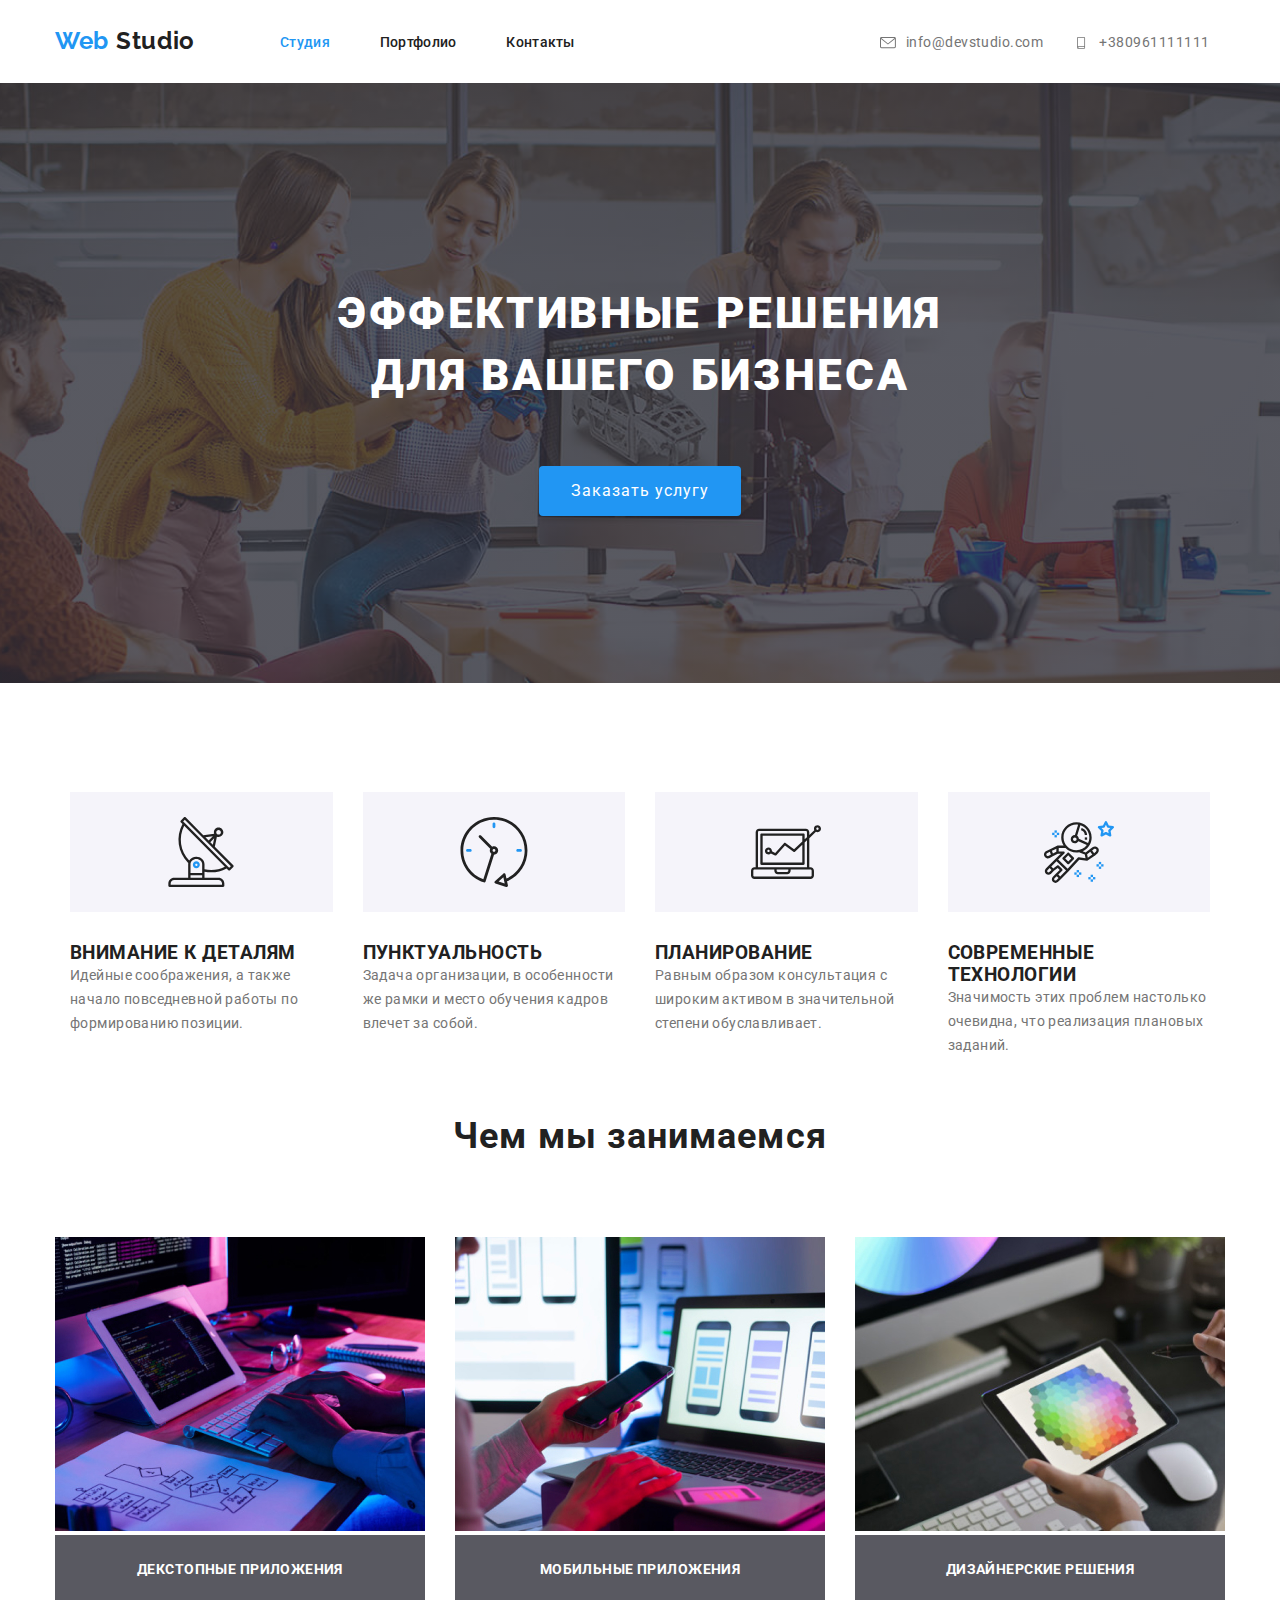
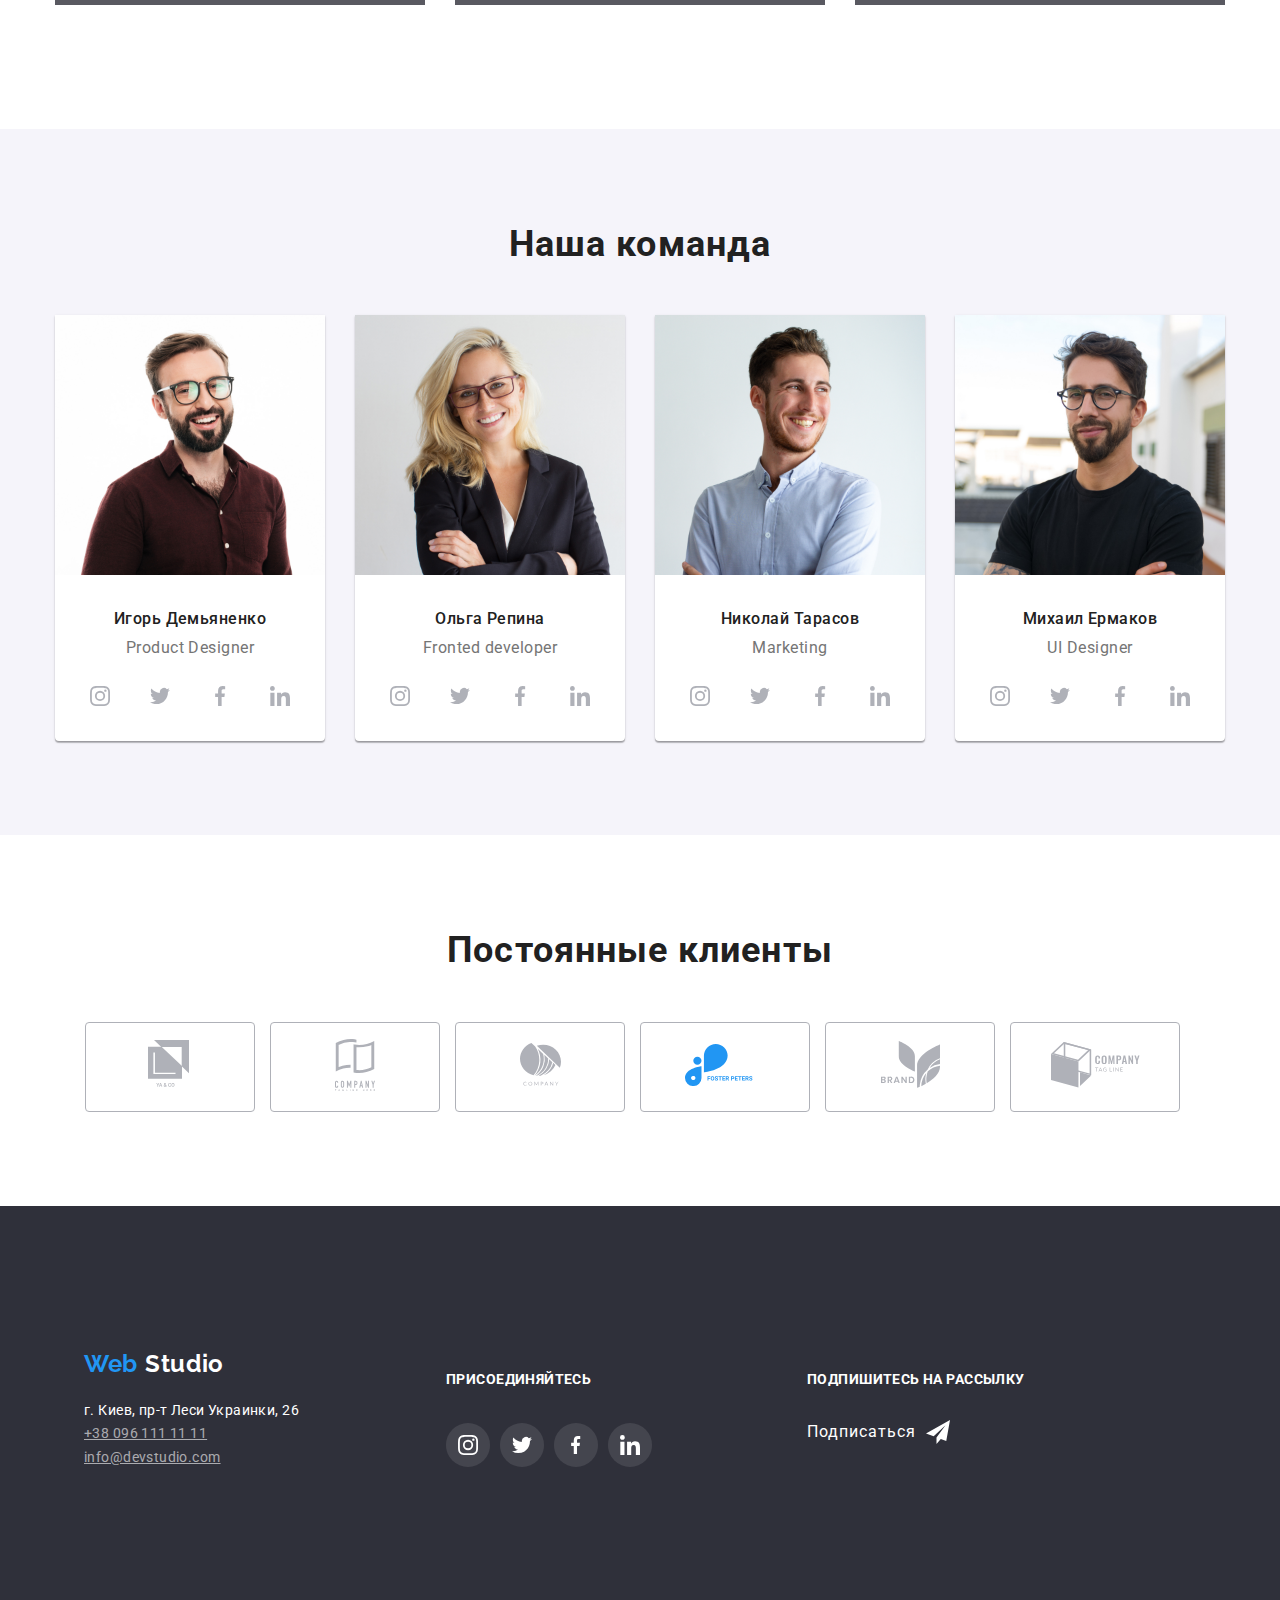
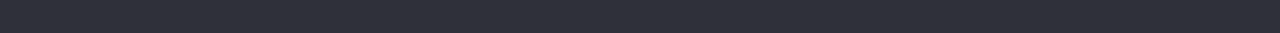
<file: index.html>
<!DOCTYPE html>
<html lang="ru">
<head>
    <meta charset="UTF-8">
    <meta name="viewport" content="width=device-width, initial-scale=1.0">
    <title>Web Studio</title>
    <link rel="stylesheet" href="css/styles.css">
    <link href="https://fonts.googleapis.com/css2?family=Roboto:wght@400;700&display=swap" rel="stylesheet">
    <link href="https://fonts.googleapis.com/css2?family=Raleway:wght@400;700&display=swap" rel="stylesheet">
    
</head>
<body>
     <!--шапка сайта-->
     <header >
         <div class="container">
        <nav class="auth-nav">
          <div class="web-studio">
              <a href="" class= "header-logo" ><span class="logo-web">Web</span> Studio</a>
          </div> 
          <nav>
               <ul class="header-menu">    
                    <li class="item studio"> <a class="link current" href="./index.html">Студия</a></li>
                    <li class="item portfolio"><a class=" link " href="./portfolio.html">Портфолио</a></li>
                    <li class="item"><a class="link" href="" >Контакты</a> </li></ul>
          </nav>
          <div class="phone-mail"> 
               <ul class="contacts">
                <li class="info">
                        <a class="contact-link marg" href="mailto:info@devstudio.com">
                            <svg class="pin" width="16" height="12"> 
                            <use href="./img/sprite.svg#icon-mail"></use></svg>info@devstudio.com
                            </a>
                </li>
                       
                <li class="info">   
                    
                        <a class="contact-link" width="10" height="15" href="tel:+380961111111">
                            <svg class="pin">
                            <use href="./img/sprite.svg#icon-phone"></use>
                            </svg>+380961111111</a>

                </li>
               </ul>
                       
           </div>
 
       </nav>
         </div>
    </header>  
    <main>
        <section >
        <div class="hero">  
        <!--главный контент-->
            <!--баннер-->
        <div class="banner title"> 
           <h1 class="main-title"> эффективные решения для вашего бизнеса </h1> </div>
        <div class="btn">
            <a href="" class="buttom">Заказать услугу </a></div> 
    </section>
    <section class="section">
        <div class="container"> 
            <!--спутниковая антенна-->
                <ul class="feature-list">
                    <li class="flex-element icon-antenna">
                    
                     <h3 class="title">внимание к деталям</h3>
                     <p class="text">Идейные соображения, а также начало повседневной работы по формированию позиции.</p></li>
                

                
                    <li class="flex-element icon-clock">
                     <!--часы-->
                    <h3 class="title">пунктуальность</h3>
                    <p class="text">Задача организации, в особенности же рамки и место обучения кадров влечет за собой.</p>
                </li>
                <li class="flex-element icon-comp">
                     <!--компьютер-->
                     
                     <h3 class="title">планирование</h3>
                     <p class="text">Равным образом консультация с широким активом в значительной степени обуславливает.</p>
                </li>
                <li class="flex-element icon-austr"><!--астронавт-->
                    
                    <h3 class="title">современные технологии</h3>
                <p class="text">Значимость этих проблем настолько очевидна, что реализация плановых заданий.</p></li>
            </ul>
    
            </div>
        </div> 
        </section>
 
        
        
    <section >
        <div class="container">
        <div class="section">
        <!--описание компании-->
        <div class="section skills">
            <h2 class="section-title">Чем мы занимаемся</h2>
        <div class="flex-container">
        <ul class="skill-list">
            <li class="flex-list">
                 <img src="./img/computer.jpg" width="370" height="294" alt="photo-comp">
                 <h3 class="title-skill">декстопные приложения</h3>
            </li>
            <li class="flex-list">
                 <img src="./img/design.jpg" width="370" height="294" alt="pphone-box">
                 <h3 class="title-skill">мобильные приложения</h3>
            </li>
            <li class="flex-list">
                <img src="./img/application.jpg" width="370" height="294" alt="photo-comp">
                
                 <h3 class="title-skill">дизайнерские решения</h3>
            </li>
        </ul>
        </div>
        </div>
        </div>
        </div>
    </section>
    <section class="section-team" >
    <div class="container">
      <h2 class="section-title">Наша команда </h2> 
    <div class="team"> 
        <ul class="flex-box ">
            <li class="flex-team"><img src="./img/igor.jpg" width="270" height="260" alt="nikolay-kucherenko">
                <p class="name">Игорь Демьяненко</p>
                <span lang="en" class="caption">Product Designer</span>
                <ul  class="flex-icon">
                    <li class="social-link"><a class="pic"  href="https://www.instagram.com" >
                            <svg class="icon"><use href="./img/sprite.svg#icon-instagram"></use></svg>
                        </a>
                    </li>
                    <li class="social-link"><a class="pic"  href="https://www.twitter.com" aria-label="Ссылка на Twitter">
                        <svg class="icon"><use href="./img/sprite.svg#icon-twitter"></use></svg>
                        </a>
                    </li>
                    <li class="social-link"><a class="pic"  href="https://www.facebook.com" aria-label="Ссылка на Facebook">
                        <svg class="icon"><use href="./img/sprite.svg#icon-icon-facebook"></use></svg>
                        </a>
                    </li>
                    <li class="social-link"><a class="pic"   href="https://www.linkedin.com" aria-label="Ссылка на Linkedin">
                        <svg class="icon"><use href="./img/sprite.svg#icon-icon-linkedin"></use></svg>
                        </a>
                    </li>
                </ul>
               
            <li class="flex-team"><img src="./img/olga.jpg" width="270" height="260" alt="olga-ivanova">
                <p class="name">Ольга Репина</p>
                <span lang="en" class="caption">Fronted developer</span>
                <ul class="flex-icon">
                    <li class="social-link"> <a class="pic" href="https://www.instagram.com" >
                        <svg class="icon"><use href="./img/sprite.svg#icon-instagram"></use></svg>
                        </a>
                    </li>
                    <li class="social-link"><a class="pic" width="20" height="20"  href="https://www.twitter.com" aria-label="Ссылка на Twitter">
                        <svg class="icon"><use href="./img/sprite.svg#icon-twitter"></use></svg>
                        </a>
                    </li>
                    <li class="social-link"><a class="pic" width="20" height="20"   href="https://www.facebook.com" aria-label="Ссылка на Facebook"><svg class="icon">
                        <use href="./img/sprite.svg#icon-icon-facebook"></use></svg>
                        </a>
                    </li>
                    <li class="social-link"><a class="pic" witdh="20" height="20"  href="https://www.linkedin.com" aria-label="Ссылка на Linkedin"><svg class="icon">
                        <use href="./img/sprite.svg#icon-icon-linkedin"></use></svg>
                        </a>
                    </li>
                </ul>
            </li>
             <li class="flex-team"><img src="./img/nic.jpg" width="270" height="260" alt="andrey-shevchenko">
                <p class="name">Николай Тарасов </p>
                <span lang="en" class="caption">Marketing</span>
                <ul class="flex-icon">
                    <li class="social-link"> <a class="pic"  href="https://www.instagram.com" >
                        <svg class="icon"><use href="./img/sprite.svg#icon-instagram"></use></svg>
                        </a>
                    </li>
                    <li class="social-link"><a class="pic" with="20" height="20"  href="https://www.twitter.com" aria-label="Ссылка на Twitter">
                        <svg class="icon"><use href="./img/sprite.svg#icon-twitter"></use></svg>
                        </a>
                    </li>
                    <li class="social-link"><a class="pic" width="20" height="20"   href="https://www.facebook.com" aria-label="Ссылка на Facebook">
                        <svg class="icon"><use href="./img/sprite.svg#icon-icon-facebook"></use></svg>
                        </a>
                    </li>
                    <li class="social-link"><a class="pic" with="20" height="20"  href="https://www.linkedin.com" aria-label="Ссылка на Linkedin">
                        <svg class="icon"><use href="./img/sprite.svg#icon-icon-linkedin"></use></svg>
                        </a>
                    </li>
                </ul >
            <li class="flex-team"><img src="./img/mih.jpg" width="270" height="260" alt="ivan-nikolaev">
                <p class="name">Михаил Ермаков</p>
                <span lang="en" class="caption">UI Designer</span>
                <ul class="flex-icon">
                    <li class="social-link"> <a class="pic" width="20" height="20"  href="https://www.instagram.com" >
                        <svg class="icon"><use href="./img/sprite.svg#icon-instagram"></use></svg>
                        </a>
                    </li>
                    <li class="social-link"><a class="pic" width="20" height="20"  href="https://www.twitter.com" aria-label="Ссылка на Twitter">
                        <svg class="icon"><use href="./img/sprite.svg#icon-twitter"></use></svg>
                        </a>
                    </li>
                    <li class="social-link"><a class="pic" width="20" height="20"   href="https://www.facebook.com" aria-label="Ссылка на Facebook">
                        <svg class="icon">
                        <use href="./img/sprite.svg#icon-icon-facebook"></use></svg>
                        </a>
                    </li>
                    <li class="social-link"><a class="pic" width="20" height="20"  href="https://www.linkedin.com" aria-label="Ссылка на Linkedin">
                        <svg class="icon">
                        <use href="./img/sprite.svg#icon-icon-linkedin"></use></svg>
                        </a>
                    </li>
                </ul>
            </li>
        </ul>
    </div>
    </div>
    </section>
    <section class=" section-clients">
      <div class="container">
      <div >
      <!--постоянные клиенты-->
      <h2 class="section-title">Постоянные клиенты</h2>
      <div class="test-container">
      <ul class="clients">
          <li class="flex-clients">
            <a class="link-client" href=""><svg class="icon-yaco" width="45" height="50"></svg>
                <use href="./img/sprite.svg#icon-ya-co-1"></use></svg></a></li>
         <li class="flex-clients">
            <a class="link-client" href=""><svg class="tagline" width="40" height="52"></svg>
                <use href="./img/sprite#icon-tagline-1"></use></svg></a></li>
        <li class="flex-clients">
            <a class="link-client" href=""><svg class="company" width="41" height="43"></svg>
                <use href="./img/sprite#icon-company-1"></use></svg></a></li>  
        <li class="flex-clients">
            <a class="link-client" href=""><svg class="peters" width="80" height="42"></svg>
                <use href="./img/sprite#icon-peters-1"></use></svg></a></li> 
        <li class="flex-clients">
            <a class="link-client" href=""><svg class="brand" width="59" height="47"></svg>
                <use href="./img/sprite#icon-company-5"></use></svg></a></li>
        <li class="flex-clients">
            <a class="link-client" href=""><svg class="tag" width="89" height="46"></svg>
                <use href="./img/sprite#icon-company-6" ></use></svg></a></li>                                    
        </ul>
        </div>
        </div>
        </div>
    </section>

     </main>
     <footer>
     <div class="container"> 
     <!--полвал сайта -->
    <div class="footer-flex">
     <div class="logo-flex">
         <ul>
         <!--адрес-->
         <li><a href="./index.html" class="footer-logo"><span class=logo-web>Web</span> Studio</a></li>
         
          <li class="address">  г. Киев, пр-т Леси Украинки, 26</li> 
           <li>  <a href="tel:+380961111111" class="footer-link">+38 096 111 11 11</a></li>
            <li> <a href="mailto:info@devstudio.com" class="footer-link"> info@devstudio.com</a></li>
         </ul>
     </div>       
     <div class="link-flex ">
         <h3 class="footer-title">присоединяйтесь</h3>
         <ul class="social">
            <li class="social-link instagram"><a href="https://www.instagram.com" aria-label="Ссылка на Instagram"></a></li>
             <li class="social-link twitter"><a href="https://www.twitter.com" aria-label="Ссылка на Twitter"></a></li>
             <li class="social-link facebook"><a href="https://www.facebook.com" aria-label="Ссылка на Facebook"></a></li>
             <li class="social-link linkedin"><a href="https://www.linkedin.com" aria-label="Ссылка на Linkedin"></a></li>
            </ul>

     </div>
     <div class="buttom-flex">
         <h3 class="footer-title">Подпишитесь на рассылку</h3>
         <buttom class="buttom footer">Подписаться</buttom>
     </div>
    </div>
     </div>
     </footer>
    
</body>
</html>
</file>
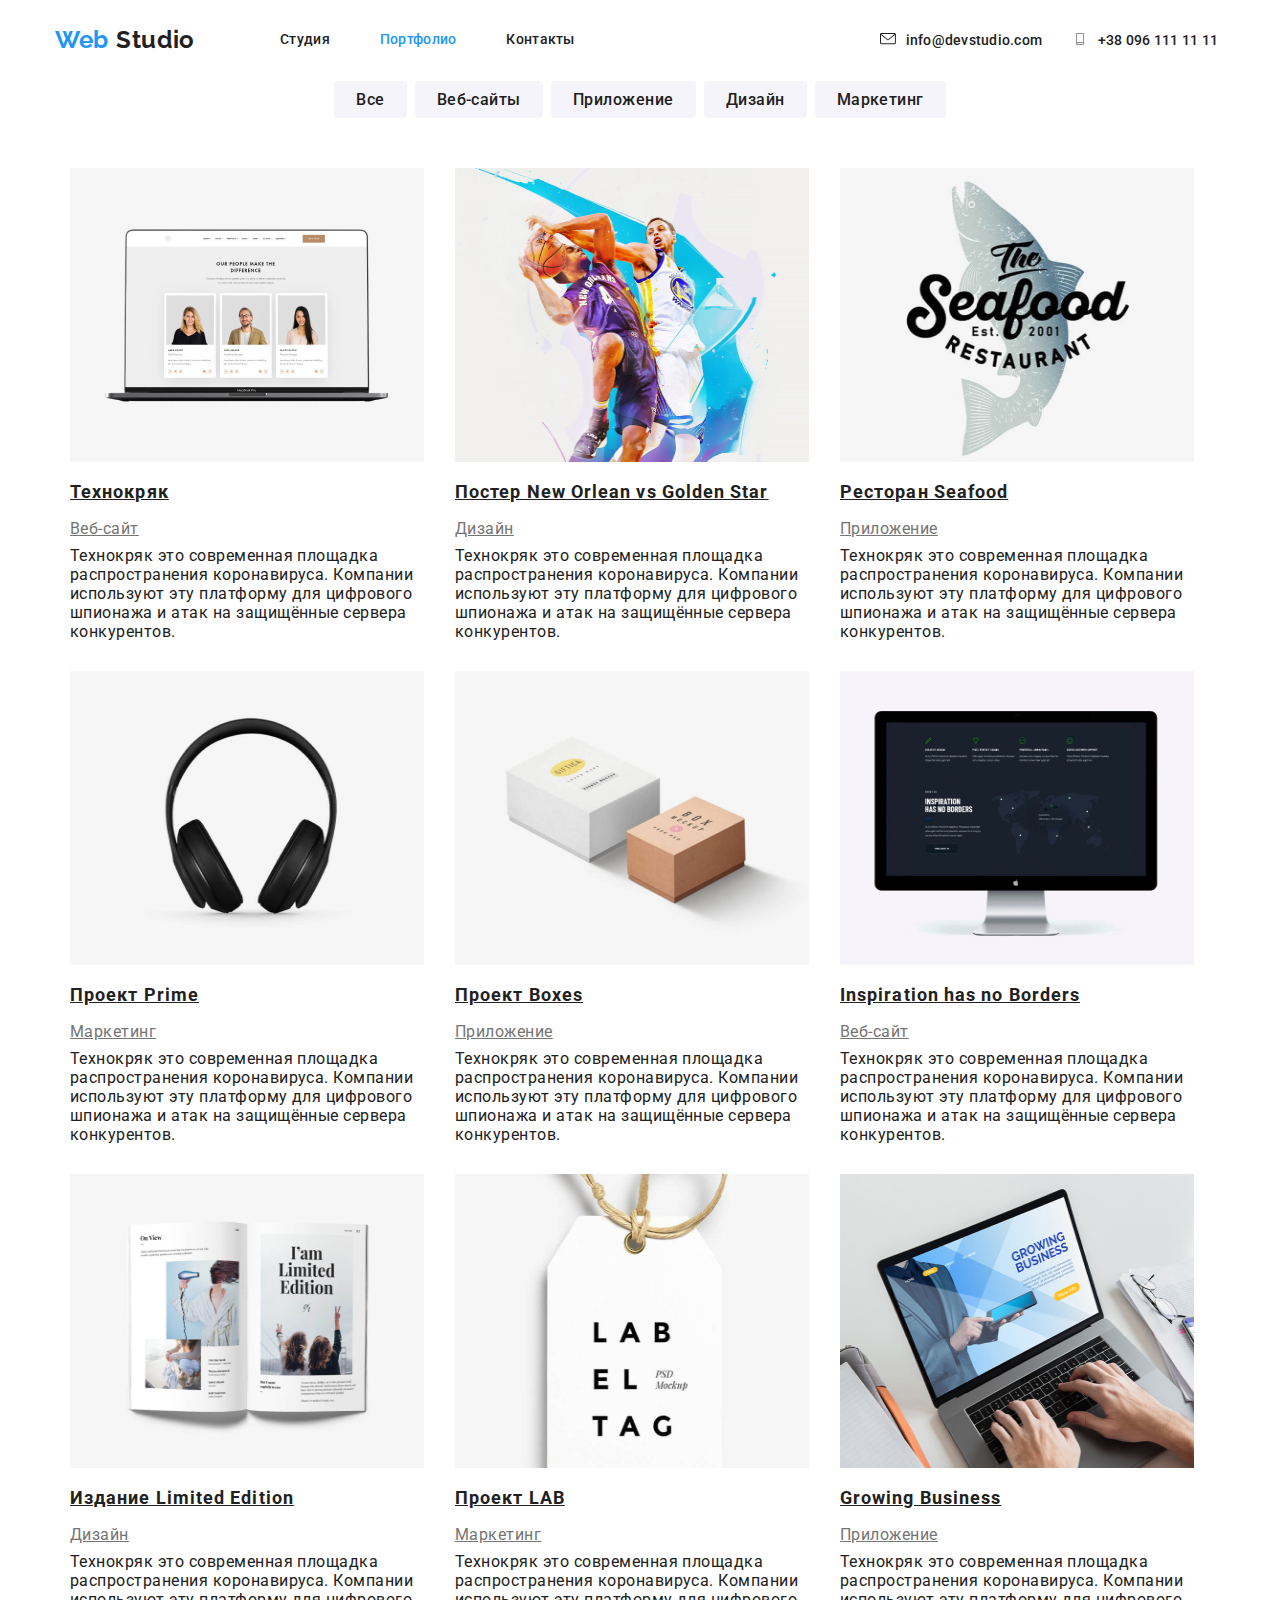
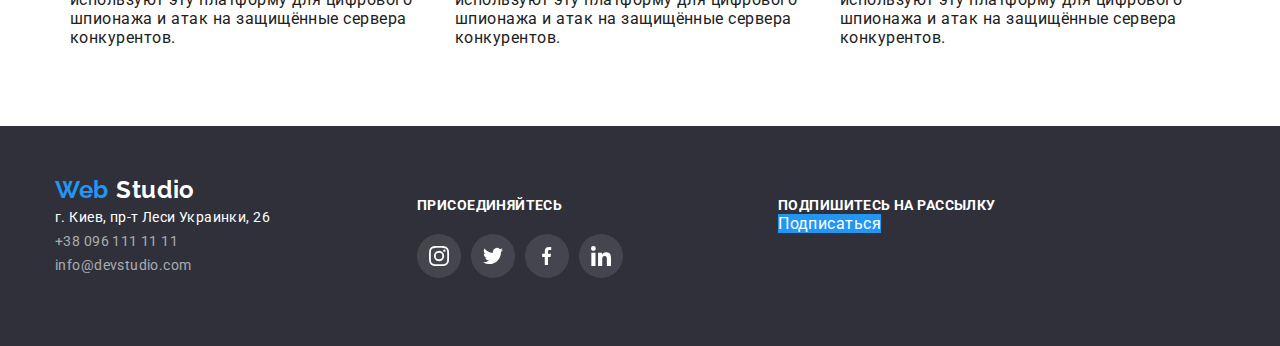
<file: portfolio.html>
<!DOCTYPE html>
<html lang="ru">
<head>
    <meta charset="UTF-8">
    <meta name="viewport" content="width=device-width, initial-scale=1.0">
    <title>web studio</title>

    <link rel="stylesheet" href="css/style.css">
    <link href="https://fonts.googleapis.com/css2?family=Roboto:wght@400;700&display=swap" rel="stylesheet">
    <link href="https://fonts.googleapis.com/css2?family=Raleway:wght@400;700&display=swap" rel="stylesheet">
</head>
<body > 
     <!--шапка сайта-->
     <header >
       <div class="container">
         <nav class="auth-nav">
           <div class="web-studio">
               <a href="" class= "header-logo" ><span class="logo-web">Web</span> Studio</a>
           </div> 
           <nav>
                <ul class="header-menu">    
                     <li class="item"> <a class="link" href="./index.html">Студия</a></li>
                     <li class="item"><a class=" link  current" href="./portfolio.html">Портфолио</a></li>
                     <li class="item"><a class="link" href="" >Контакты</a> </li></ul>
           </nav>
           <div class="phone-mail"> 
                <ul class="contacts">
                  <li class="info"><a class="contact-link marg" width="16" height="12" href="mailto:info@devstudio.com">
                    <svg class="pin" width="16" height="12"> 
                        <use href="./img/sprite.svg#icon-mail"></use></svg>info@devstudio.com
                </a></li>
            
                <li class="info"><a class="contact-link" href="tel:+380961111111">
                    <svg class="pin" width="10" height="15">
                        <use href="./img/sprite.svg#icon-phone"></use>
                    </svg>+38 096 111 11 11</a></li>
                </ul>
            </div>
  
        </nav>
        <div class="filters">
             <!--фильтры-->
            <ul class="menu">
            <li class="title"><a href="" class="all">Все</a></li>
            <li class="title"><a href="" class="veb">Веб-сайты</a> </li>
            <li class="title"><a href="" class="options">Приложение</a> </li>
            <li class="title"><a href="" class="design">Дизайн</a></li>
            <li class="title"><a href="" class="marketing">Маркетинг</a></li>
            </ul>
        </div>
       </div>
     </header>
        <main class="test-link"> 
          <div class="container">
           <section  class="test-container">
            <!--главный контент с боксами-->
            <ul class="flex-container">
                     <li class="flex-element"> 
                     <a href="" class="box" ></a><img src="./img/company.jpg" width="354" height="294" alt="">
                     <a href="" class="caption"><p>Технокряк</p></a>
                     <a href="" class="underbox" ><span>Веб-сайт</span></a>
                    <p class="techno">Технокряк это современная площадка распространения коронавируса. Компании используют эту платформу для цифрового шпионажа и атак на защищённые сервера конкурентов.</p></li>

                     <li class="flex-element">
                     <a href="" class="box" ></a><img src="./img/bascet.jpg" width="354" height="294" alt="photo-bascet">
                     <a href="" class="caption"><p>Постер New Orlean vs Golden Star</p></a>
                     <a href="" class="underbox" ><span>Дизайн</span></a>
                     <p class="techno">Технокряк это современная площадка распространения коронавируса. Компании используют эту платформу для цифрового шпионажа и атак на защищённые сервера конкурентов.</p></li>
                    
                    <li class="flex-element"> 
                     <a href="" class="box"><img src="./img/seafood.jpg" width="354" height="294" alt="photo-logo-seafood"></a>
                     <a href="" class="caption"><p>Ресторан Seafood</p></a>
                     <a href="" class="underbox" ><span>Приложение</span></a>
                     <p class="techno">Технокряк это современная площадка распространения коронавируса. Компании используют эту платформу для цифрового шпионажа и атак на защищённые сервера конкурентов.</p></li>
                   
                     <li class="flex-element"> 
                     <a href="" class="box"><img src="./img/headphones.jpg" width="354" height="294" alt="photo-headphones"></a>
                     <a href="" class="caption"><p>Проект Prime</p></a>
                     <a href="" class="underbox" ><span>Маркетинг</span></a> 
                     <p class="techno">Технокряк это современная площадка распространения коронавируса. Компании используют эту платформу для цифрового шпионажа и атак на защищённые сервера конкурентов.</p></li>
       

                     <li class="flex-element">
                     <a href="" class="box"><img src="./img/boxes.jpg" width="354" height="294" alt="boxes"></a>
                     <a href="" class="caption"><p>Проект Boxes</p></a>
                     <a href="" class="underbox" ><span>Приложение</span></a> 
                     <p class="techno">Технокряк это современная площадка распространения коронавируса. Компании используют эту платформу для цифрового шпионажа и атак на защищённые сервера конкурентов.</p></li>

                    <li class="flex-element">
                     <a href="" class="box"><img src="./img/comp.jpg" width="354" height="294" alt="photo-comp"></a>
                     <a href="" class="caption"><p>Inspiration has no Borders</p></a>
                     <a href="" class="underbox" ><span>Веб-сайт</span></a> 
                    <p class="techno">Технокряк это современная площадка распространения коронавируса. Компании используют эту платформу для цифрового шпионажа и атак на защищённые сервера конкурентов.</p> 

                     <li class="flex-element">
                     <a href="" class="box"><img src="./img/book.jpg" width="354" height="294" alt="book"></a>
                     <a href="" class="caption"><p>Издание Limited Edition</p></a>
                     <a href="" class="underbox" ><span>Дизайн</span></a>
                     <p class="techno">Технокряк это современная площадка распространения коронавируса. Компании используют эту платформу для цифрового шпионажа и атак на защищённые сервера конкурентов.</p></li>

                     <li class="flex-element">
                     <a href="" class="box"><img src="./img/lab-project.jpg" width="354" height="294" alt="lab-project"></a>
                     <a href="" class="caption"><p>Проект LAB</p></a>
                     <a href="" class="underbox"><span>Маркетинг</span></a>
                     <p class="techno">Технокряк это современная площадка распространения коронавируса. Компании используют эту платформу для цифрового шпионажа и атак на защищённые сервера конкурентов.</p></li>
                 

                     <li class="flex-element">
                     <a href="" class="box"><img src="./img/growing-business.jpg" width="354" height="294" alt="growing-business"></a>
                     <a href="" class="caption"><p>Growing Business</p></a>
                     <a href="" class="underbox"><span>Приложение</span></a>
                    <p class="techno">Технокряк это современная площадка распространения коронавируса. Компании используют эту платформу для цифрового шпионажа и атак на защищённые сервера конкурентов.</p></li>                                        
                                          

            </ul>
           </section> 
          </div>
        </main>
         <!--подвал сайта -->
   <footer>
     <div class="container">
    <div class="footer-flex" > 
        <div class="logo-flex">
        <!--адрес-->
        <ul >
             <li class="footer-box" ><a href="" class= "footer-logo"><span class="logo-web">Web</span> Studio</a></li>
        
             <li> <a href="" class="adress">г. Киев, пр-т Леси Украинки, 26</a></li>

             <li><a href="tel:+380961111111"  class="footer-link">+38 096 111 11 11</a></li>
             <li ><a href="mailto:info@devstudio.com" class="footer-link"> info@devstudio.com</a></li>
        </ul>
       </div> 
           
     <div class="footer" >
        <h3 class="footer-title">присоединяйтесь</h3>
        <ul class="social">
          <li class="social-link instagram"><a href="https://www.instagram.com" aria-label="Ссылка на Instagram"></a></li>
           <li class="social-link twitter"><a href="https://www.twitter.com" aria-label="Ссылка на Twitter"></a></li>
           <li class="social-link facebook"><a href="https://www.facebook.com" aria-label="Ссылка на Facebook"></a></li>
           <li class="social-link linkedin"><a href="https://www.linkedin.com" aria-label="Ссылка на Linkedin"></a></li>
          </ul>
    </div>
  
      <div class="buttom-flex">
      <h3 class="footer-title">подпишитесь на рассылку</h3>
      <buttom class="buttom footer">Подписаться</buttom>
      </div>
    </div>
     </div>
    </footer>
          
</body>
</html>
</file>
<file: css/styles.css>
:root{
    --primery-text-color:#212121;
    --accent-color:#2196F3;
    --white-color:#FFFFFF;
    --contact-footer-color:rgba(255, 255, 255, 0.6);
    --background-grey: #F5F4FA;
    --caption-color: #757575;
    --background:#F5F4FA;
    --icon-color: #AFB1B8;
}
html{
    box-sizing: border-box;
}
* { outline: 0; padding: 0; margin: 0; border: 0; }  
*,
*::before,
*::after{
    box-sizing: inherit;
}
body{

    background: var(--white-color);
    color: var(--primery-text-color);
    font-family: 'Roboto', sans-serif;
    letter-spacing:0.03em;
    text-decoration: none;

}
ul{
   
    list-style:none 
}
.container{
    margin-left: auto;
     margin-right: auto;
     width:1200px;
     padding-left: 15px;
     padding-right: 15px;
     align-items: center;
     justify-content: center;
 }
/* цвет основного текста #212121 */

/* вторичный цвет текста  #757575 */
/* белый #FFFFFF */
/* цвет -акцент #2196F3*/
/* цвет контактов в footer rgba(255, 255, 255, 0.6)*/
 
/* логотип */
.header-logo {

    font-family: 'Raleway';
    font-style: normal;
    font-weight: bold;
    font-size: 24px;
    line-height: 1.2;
    letter-spacing: 0.03em;
    color: var(--primery-text-color);
    text-decoration: none;

}
.webstudio{
    padding-top: 24px;
    padding-bottom: 25px;
}
.header-logo:hover,
.header-logo:active,
.header-logo:focus{
     color:var(--accent-color);}
.logo-web{
    padding-top: 24px;
    padding-bottom: 25px;

    font-family:'Raleway';
    font-style: normal;
    font-weight: bold;
    font-size: 24px;
    line-height: 1.2;
    letter-spacing: 0.03em;
    color:var(--accent-color);
    text-decoration: none;
}
/*ссылки в шапке страницы */


/* наведения на ссылки страницы */
.header-menu .link:hover,
.header-menu .link:focus{
    color:var(--accent-color);
}

.header-menu a{
    margin: 0px;
    font-family: inherit;
    font-weight: 500;
    font-size: 14px;
    line-height: 1.14;
    letter-spacing: 0.02em;
    color: var(--primery-text-color);
    text-decoration: none;
}
.header-menu a:hover,
.header-menu a:focus{
    color:var(--accent-color)
}
.header-menu .link.current{
    margin-right: 0px;
    color:var(--accent-color);

    font-weight: 500;
    font-size: 14px;
    line-height: 1.14;
    letter-spacing: 0.02em; 
}

/* общие войства контанктов */

ul{
 margin: 0px;
}

.contact-link{
    color:var(--caption-color);
    font-size: 14px;
    text-decoration: none;
    padding-top: 32px;
    padding-bottom: 32px;

}
.pin{
    width: 16px;
    height: 12px;
    margin-right: 10px;
    vertical-align: middle;

}
/* рассположение контента в heder */

.contacts{
    
    display: flex;
    margin-left: 305px;
}


.contact-link:hover,
.contact-link:focus{
    color:var(--accent-color);
    fill:var(--accent-color)
}

.marg{
    margin-right: 30px;
}
.info{
    fill:currentColor
}

.header-menu{
    display: flex;
    margin-left: 85px;
    padding-left: 0px;
    padding-top: 32px;
    padding-bottom: 32px;
    
}
.header-menu .item+.item {
    margin-left: 50px;
}

.auth-nav{
    display: flex;
    align-items: center;
    margin-left: auto;
    margin-right: auto;
   
}



/* banner */

.hero{
    
    text-align: center;
    max-width: 1600px;
    height: 600px;
    margin-left: auto;
    margin-right: auto;
    background-color: var(--caption-color);
    background-image: linear-gradient(to right,
    rgba(47,48,58,0.8),
    rgba(47,48,58,0.8)),
    url("../img/header.jpg");
    background-repeat: no-repeat;
    background-size: cover;
    background-position: center;
    padding-top: 200px;
}

.banner.title{
    display: flex;
    flex-flow: column;
    
    margin-left: auto;
    margin-right: auto;
    justify-content: center;
}
.btn{
    content:"";
    background-color: var(--accent-color);
    color:var(--white-color);
    box-shadow: 0px 4px 4px rgba(0, 0, 0, 0.15);
    border-radius: 4px;
    text-transform: none;
    text-decoration: none;
    display: inline-flex;
    margin-top: 30px;
    margin-left: auto;
    margin-right: auto;
    padding: 10px 32px;

}
.buttom{
    
    color:var(--white-color);
    text-transform: none;
    text-decoration: none;
    display: flex;
   
    font-family: inherit;
    font-weight: 700px;
    font-style: normal;
    font-size: 16px;
    line-height: 1.88;
    display: flex;
    align-items: center;
    text-align: center;
    letter-spacing: 0.06em;

}
    
.main-title{
    
    display:inline-block;
    width: 696px;
    
    margin-bottom: 30px;
    margin-top: 0px;
    margin-right: auto;
    margin-bottom: 30px;
    margin-left: auto;

    font-style: normal;
    font-weight: 900;
    font-size: 44px;
    line-height: 1.4;
    text-align: center;
    letter-spacing: 0.06em;
    text-transform: uppercase;  
    color: var(--white-color);
   
} 
.class{
    margin-right: 10px;
}
  

.feature-list{
    display: flex;
    margin-left: auto;
    margin-right: auto;
    font-family: inherit;
    padding-top: 94px;
    padding-bottom: 94px ;
}

.flex-element{
    width: 270px;
    height: 120px;
    margin: 15px;
    
        
}


.flex-element::before{
    content: "";
    margin-right: auto;
    margin-bottom: 30px;
    margin-left: auto;
    height: 120px;
    display:block;
    background-size: contain;
    background-repeat: no-repeat;
    background-position: center;
    background-color:#F5F4FA;    
}
.icon-antenna::before{
    background-image: url(../img/antenna.svg);
    background-size: 70px 70px;

}
.icon-clock:before{
    background-image: url(../img/clock.svg);
   
    background-size: 70px 70px;


}
.icon-comp::before{
    background-image: url(../img/comp.svg);
    background-size: 70px 70px;
}
.icon-austr::before{
    background-image: url(../img/astronaut.svg);
    background-size: 70px 70px;
}
/* main container */

.section.skills{
   padding-top: 0px;
   padding-bottom: 0px;
   padding-top: 94px;
   padding-bottom: 94px;
}
.buttom:hover,
.buttom:focus {
    background: var(--accent-color);
    
}
.title-skill{
    width: 370px;
    height: 70px;
    left: 215px;
    font-weight: 700;
    font-size: 14px;
    line-height: 1.14;
    letter-spacing: 0.03em;
    padding-bottom: 10px;
    text-transform: uppercase;
    text-align: center;
    color:var(--white-color);
    background-color: rgba(47, 48, 58, 0.8);
    padding-top: 27px;
    padding-bottom: 27px;
}
.feature-list .title {
    color: var(--primary-text-color);
    text-transform: uppercase;
}
.text {
    color: var(--caption-color);
    font-weight: 400;
    font-family: inherit;
    font-size: 14px;
    line-height: 1.7;
    letter-spacing: 0.03em;
}
.feature-list .text {
    font-size: 14px;
    line-height: 1.71;
}
.section-title {
    
  
    font-family: 'Roboto';
    font-style: normal;
    font-weight: bold;
    font-size: 36px;
    line-height: 1.17;
    text-align: center;
    letter-spacing: 0.03em;
    margin-bottom: 50px ;

    color:  var(--primary-text-color);
}
.skill-list .title {
    color: var(--white);
    text-align: center;
    text-transform: uppercase;
}
/*  команда . иконки соц.сетей  */
.flex-box { 
    display: flex;
    flex-wrap: wrap;
    margin:-30px;
    justify-content: center;
}
.flex-team:last-child{
    margin-right: 0px;
}
.flex-team{
    text-align: center;
    width: 270px;
    margin: 30px;
    margin-left: 0px;  
    background-color: var(--white-color);
    box-shadow: 0px 1px 3px rgba(0, 0, 0, 0.12), 0px 1px 1px rgba(0, 0, 0, 0.14), 0px 2px 1px rgba(0, 0, 0, 0.2);
    border-radius: 0px 0px 4px 4px;
}
.flex-team .name {
    margin-top: 30px;
    margin-bottom: 10px;
    font-style: normal;
    font-weight: 500;
    font-size: 16px;
    line-height: 19px;
    letter-spacing: 0.03em;

    color: var(--primery-text-color);
} 
.team .caption{
    
    font-style: normal;
    font-weight: normal;
    font-size: 16px;
    line-height: 1.2;
    letter-spacing: 0.03em;

    color:var(--caption-color);
}



.flex-icon{
    display: flex;
    padding-left: 32px;
    padding-right: 32px;

}
.icon:hover,
.icon:focus{
    fill:var(--white-color);
    background-color:var(--accent-color);
}
.icon {
    display: inline-block;
    vertical-align: middle
    ;
    width:20px;
    height: 20px;
    margin-right: 10px;
    cursor: pointer;
    fill:var(--icon-color)
    
}

.social-link{
    content: "";
    display:flex;
    justify-content: center;
    align-items: center;
    background-size: contain;
    background-repeat: no-repeat;
    margin-right: auto;
    margin-left: auto;
    margin-top: 16px;
    margin-bottom: 24px;
    width: 44px;
    height: 44px;
    
    border-radius: 50%;
    background-color: var(--white-color);

}
.social-link:hover,
.social-link:focus{
    background-color: var(--accent-color);
  
  
}
.team ul{ 
   
    padding-left: 15px;
    padding-right: 15px;
   
}

.icon:last-child{
    margin-right: 0px;
}


.social-link li+li{
   
    margin-left: 10px;
}

/* clients */
.flex-clients{
    content: "";
    display:flex;
    justify-content: center;
    align-items: center;
    background-size: contain;
    background-repeat: no-repeat;
    margin-right: auto;
    margin-left: auto;
    width: 170px;
    height: 90px;
   
 
    background-position: 50% 50%;
    border: 1px solid #AFB1B8;
    box-sizing: border-box;
    border-radius: 4px;
}

.icon-yaco{
    background-image: url(../img/ya-co.svg);
    
    
}  

.tagline{
    background-image: url(../img/tagline.svg);
    
    
}
.company{
    background-image: url(../img/company.svg); 
  
   

}
.peters{
    background-image: url(../img/peters.svg);
    
    
    
}
.brand{
    background-image: url(../img/company-5.svg);
    
    
  
  
}
.tag{
    background-image: url(../img/company-6.svg);
  
    background-repeat: no-repeat;
}
.link-clients li:hover,
.link-clients li :focus{
   fill:var(--accent-color)
}

.flex-clients:hover,
.flex-clients:focus{
    fill:var(--accent-color)
}

.skill-list{
    display: flex;
  
    
}
.flex-list{
    width: 370px;
    margin: 30px;
    margin-left: 0px;  
}
.flex-list:nth-child(3n){
    margin-right: 0px;
}

.section-team{
    padding-top: 94px;
    padding-bottom: 94px;
    
    background-color: var(--background);
}

.test-container ul{ 
    width: 1200px;
    padding-left: 15px;
    padding-right: 15px;
    justify-content: center;
}
    
.clients {
    display: flex;
    flex-wrap: wrap;
    margin:-15px;
}
    
.flex-clients{
    width: 170px;
    margin: 15px;
    margin-left: 0px;   
}


.section-clients{
    padding-bottom: 94px;
    padding-top: 94px;
   
}


/* footer */
footer{    
    background: #2F303A;
    padding-top: 94px;
    padding-bottom: 94px;
}
.footer-logo:hover,
.footer-logo:focus{
    color:var(--accent-color);
}
.footer-logo{

    font-family: 'Raleway';
    font-style: normal;
    font-weight: bold;
    font-size: 24px;
    line-height: 1.17;
    text-align: center;
    letter-spacing: 0.03em;
    color:var(--white-color);
    text-decoration: none;
}
.address{

    font-style: normal;
    font-weight: normal;
    font-size: 14px;
    line-height: 24px;


    letter-spacing: 0.03em;

    color:var(--white-color);
}
.address:hover,
.address:focus{
color:var(--accent-color);
}
.footer-link:hover,
.footer-link:focus{
    color:var(--accent-color);
}
.footer-link{
    font-family: Roboto;
    font-style: normal;
    font-weight: normal;
    font-size: 14px;
    line-height: 1.7;
    letter-spacing: 0.03em;

    color:var(--contact-footer-color);
   
}
.social:hover,
.social:focus{
    color:var(--accent-color);
}
.footer-title{  
    font-family:'Roboto';
    font-style: normal;
    font-weight: bold;
    font-size: 14px;

    line-height: 1.14;
    letter-spacing: 0.03em;
    text-transform: uppercase;
    color: var(--white-color);
    margin-top: 0px;
    margin-bottom: 0px;
}
.footer-title:hover,
.footer-title:focus{
    color:var(--accent-color);
}

/* footer-flex */
.footer-flex{
    display: flex;
    margin-left: 29px;
}

.logo-flex{
    margin-top: 50px;
    margin-right: 147px;
    margin-bottom: 69px;
}
.address{
    margin-top:20px ;
}
.link-flex{
    margin-top: 72px;
    margin-right: 155px;
    margin-bottom: 36px;
}

.social{
    display: flex;
    
}
.link-flex ul li:hover,
.link-flex ul li:focus{
    background-color: var(--accent-color);
}
.social-link.instagram{
    display: inline-block;
    width:44px;
    height: 44px;
    background-image: url(../img/instagram.svg);
    background-color:rgba(255, 255, 255, 0.1);;
    background-size: 20px;
    background-repeat: no-repeat;
    background-position: center;
    border-radius: 50%;
}
.social-link.twitter{
    display: inline-block;
    width:44px;
    height: 44px;
    background-image: url(../img/twitter.svg);
    background-color:rgba(255, 255, 255, 0.1);
    background-size: 20px;
    background-repeat: no-repeat;
    background-position: center;
    border-radius: 50%;
}
.social-link.facebook{
    display: inline-block;
    width:44px;
    height: 44px;
    background-image: url(../img/fb.svg);
    background-color:rgba(255, 255, 255, 0.1);;
    background-size: 10px 20px;
    background-repeat: no-repeat;
    background-position: center;
    border-radius: 50%;
}
.social-link.linkedin{
    display: inline-block;
    width:44px;
    height: 44px;
    background-image: url(../img/linkedin.svg);
    background-color:rgba(255, 255, 255, 0.1);;
    background-size: 20px;
    background-repeat: no-repeat;
    background-position: center;
    border-radius: 50%;
}
.social{
    margin-top: 20px;
}
.social li+li{
    margin-left: 10px;
}
.buttom-flex{
    margin-top: 72px;
    margin-bottom: 30px ;

}

.buttom.footer{
    margin-top: 20px;
}
.buttom.footer::after{
    content: "";
    width: 24px;
    height: 24px;
    margin-top: 13px;
    margin-bottom: 13px;
    margin-right: 28px;
    margin-left: 10px;
    background-repeat: no-repeat;
    background-image: url("../img/icon.svg");
    background-size: contain;
    align-items: flex-end;
}
</file>
<file: css/style.css>
:root{
    --primery-text-color:#212121;
    --accent-color:#2196F3;
    --white-color:#FFFFFF;
    --contact-footer-color:rgba(255, 255, 255, 0.6);
    --second-primery-text-color: #757575;

}
html{
    box-sizing: border-box;
}

* { outline: 0; padding: 0; margin: 0; border: 0; }  
*,
*,
*::before,
*::after{
    box-sizing: inherit;
}
body{
    background: var(--white-color);
    color: #212121;
    font-family:'Roboto', sans-serif;
    letter-spacing: 0.03em;

}
ul{
    margin-top: 0;
    margin-bottom: 0;
    list-style:none;
    text-decoration: none
}

/* цвет основного текста #212121 */

/* вторичный цвет текста  #757575 */
/* белый #FFFFFF */
/* цвет -акцент #2196F3*/
/* цвет контактов в footer rgba(255, 255, 255, 0.6)*/
.container{
    margin: 0;
    margin-left: auto;
    margin-right: auto;
    width: 1200px;
    padding-left: 15px;
    padding-right: 15px;
} 

.header-logo {

    font-family: 'Raleway';
    font-style: normal;
    font-weight: bold;
    font-size: 24px;
    line-height: 1.2;
    letter-spacing: 0.03em;
    color: var(--primery-text-color);
    text-decoration: none;

}
.webstudio{
    padding-top: 24px;
    padding-bottom: 25px;
}
.header-logo:hover,
.header-logo:active,
.header-logo:focus{
     color:var(--accent-color);}
.logo-web{
    padding-top: 24px;
    padding-bottom: 25px;

    font-family:'Raleway';
    font-style: normal;
    font-weight: bold;
    font-size: 24px;
    line-height: 1.2;
    letter-spacing: 0.03em;
    color: #2196F3;
    text-decoration: none;
}
/*ссылки в шапке страницы */


/* наведения на ссылки страницы */
.header-menu .link:hover,
.header-menu .link:focus{
    color:var(--accent-color);
}
.header-menu{
    padding-top: 32px;
    padding-bottom: 32px;
    text-decoration: none;
    font-family: inherit;
    font-weight: 500;
    font-size: 14px;
    line-height: 1.14;
    letter-spacing: 0.02em;
    color: var(--primery-text-color);
     
}
.header-menu{
    display: flex;
    margin-left: 85px;
    padding-left: 0px;
}
.header-menu .link{
    font-family: inherit;
    font-weight: 500;
    font-size: 14px;
    line-height: 1.14;
    letter-spacing: 0.02em;
    color: var(--primery-text-color);
    text-decoration: none;
}
.header-menu .item+.item {
    margin-left: 50px;
}
.current{
    color:var(--accent-color);
    text-decoration: none;
}
.studio{
    font-weight: 500;
    font-size: 14px;
    line-height: 1.2;
    letter-spacing: 0.02em;

color: var(--primery-text-color);
}
.header-menu .portfolio{
    color:var(--accent-color)
}


/* общие войства контанктов */

.info{
    padding-top: 32px;
    padding-bottom: 32px;
    align-content: flex-end;
    font-family: inherit;
    font-weight: 500;
    font-size: 12px;
    line-height: 1.2;
    letter-spacing: 0.02em;
       
}
ul{
    margin: 0px;
   }
   
.contact-link{
       color:var(--caption-color);
       font-size: 14px;
       text-decoration: none;
       padding-top: 32px;
       padding-bottom: 32px;
   
   }
.pin{
       width: 16px;
       height: 12px;
       margin-right: 10px;
   
   }
   /* рассположение контента в heder */
   
.contacts{
       display: flex;
       margin-left: 305px;
   }
.fcontacts:nth-child(1n){
    margin-right: 30px;
}
   
.contact-link:hover,
.contact-link:focus{
       color:var(--accent-color);
       fill:var(--accent-color)
   }
.info{
       fill:currentColor;
 }
.marg{
   margin-right: 30px;
}
   
/* рассположение контента в heder */
.auth-nav{
    display: flex;
    align-items: center;
    margin-left: auto;
    margin-right: auto;
   
}

/* рассположение меню*/
.menu.title{
    display:inline
}
.menu{
    display: flex;
    margin-bottom: 50px;
    font-family:inherit ;
   
    color: var(--primery-text-color);
   
}
ul.menu a {
    display:inline-block;
    padding-top: 6px;
    padding-bottom: 6px;
    padding-left: 22px;
    padding-right: 22px;
    color: var(--primery-text-color);

    font-family: inherit;
    font-style: normal;
    font-weight: 500;
    font-size: 16px;
    line-height: 1.6;
    text-align: center;
    color: var(--primery-text-color);
    text-decoration: none;

}
ul.menu a:hover,
ul.menu a:focus{
    color:var(--white-color);
    background-color: #2196F3;
}




.menu .title+.title{
    margin-left: 8px;
}
.filters ul{
    justify-content: center;
}
.all{
    background: #F5F4FA;
    border-radius: 4px;
}
.veb{
    background: #F5F4FA;
    border-radius: 4px;
}
.options{
    background: #F5F4FA;
    border-radius: 4px;
    
}
.design{
    background: #F5F4FA;
    border-radius: 4px;

}
.marketing{
 
    background: #F5F4FA;
    border-radius: 4px;

}
.menu li:hover,
.menu li:focus{
    color:white;
    background: #2196F3;
}
.test-container { 
    width: 1200px;
    padding-left: 15px;
    padding-right: 15px;
    justify-content: center;
}

.flex-container{ 
    display: flex;
    flex-wrap: wrap;
    margin:-15px;
}

.flex-element{
    width: 370px;
    margin: 15px;
    margin-right: 0px;

}
.flex-element:nth-child(3n){
    margin-right: 0;
}

.flex-element:nth-last-child(-n+3){
    margin-bottom: 0;
}




.box{
    font-style: normal;
    font-weight: normal;
    font-size: 18px;
    line-height: 28px;
    letter-spacing: 0.03em;
    color: #FFFFFF;
}
.caption:hover,
.caption:focus{
    color:var(--accent-color);
}
.caption{
    font-style: normal;
    font-weight: bold;
    font-size: 18px;
    line-height: 2;
    letter-spacing: 0.06em;
    color: var(--primery-text-color); 
    margin-top: 0px;
    margin-bottom: 0px;           
    }


.underbox:hover,
.nderbox:focus,
.underbox:active{
    color:var(--accent-color);
}
.underbox{
    font-family: 'Roboto';
    font-style: normal;
    font-weight: normal;
    font-size: 16px;
    line-height: 30px;
    letter-spacing: 0.03em;
    color: var(--second-primery-text-color)

} 
.test-container{
   padding-bottom: 94px;
}

li:hover,
li:focus{
    color:#2196F3
}

.logo-web{
    color:var(--accent-color);
}
.header-logo:hover,
.header-logo:active,
.header-logo:focus{
    color:var(--accent-color);}

    
/* подвал сайта  */
footer{
    background: #2F303A;

}
.footer-logo:hover,
.footer-logo:focus{
    color:var(--accent-color);
}
.footer.box{
    margin-top: 60px;
    margin-bottom: 161px;
}
.footer-logo{

    font-family:'Raleway';
    font-style: normal;
    font-weight: bold;
    font-size: 24px;
    line-height: 28px;
    text-align: center;
    letter-spacing: 0.03em;
    color:white;
    text-decoration: none;
}
.adress{
    font-family: 'Roboto';
    font-style: normal;
    font-weight: normal;
    font-size: 14px;
    line-height: 24px;
    text-align: center;
    letter-spacing: 0.03em;
    color: #FFFFFF;
    text-decoration: none;

}
/* общие свойства телефона и mail  */
.footer-link:hover,
.footer-link:focus{
    color:var(--accent-color);
}
.footer-link{
    font-style: normal;
    font-weight: normal;
    font-size: 14px;
    line-height: 24px;
    letter-spacing: 0.03em;
    color:var(--contact-footer-color);
    text-decoration: none;
}
.social{
    display: flex;
    
}
.social-link.instagram{
    display: inline-block;
    width:44px;
    height: 44px;
    background-image: url(../img/instagram.svg);
    background-color:rgba(255, 255, 255, 0.1);;
    background-size: 20px;
    background-repeat: no-repeat;
    background-position: center;
    border-radius: 50%;
}
.social-link.twitter{
    display: inline-block;
    width:44px;
    height: 44px;
    background-image: url(../img/twitter.svg);
    background-color:rgba(255, 255, 255, 0.1);
    background-size: 20px;
    background-repeat: no-repeat;
    background-position: center;
    border-radius: 50%;
}
.social-link.facebook{
    display: inline-block;
    width:44px;
    height: 44px;
    background-image: url(../img/fb.svg);
    background-color:rgba(255, 255, 255, 0.1);;
    background-size: 10px 20px;
    background-repeat: no-repeat;
    background-position: center;
    border-radius: 50%;
}
.social-link.linkedin{
    display: inline-block;
    width:44px;
    height: 44px;
    background-image: url(../img/linkedin.svg);
    background-color:rgba(255, 255, 255, 0.1);;
    background-size: 20px;
    background-repeat: no-repeat;
    background-position: center;
    border-radius: 50%;
}
.social{
    margin-top: 20px;
}
.social li+li{
    margin-left: 10px;
}
.social:hover,
.social:focus{
    color:var(--accent-color);
}
.title-test{  
    font-style: normal;
    font-weight: bold;
    font-size: 14px;
    line-height: 16px;
 
    letter-spacing: 0.03em;
    text-transform: uppercase;
    color: #FFFFFF;
    margin-top: 0px;
    margin-bottom: 0px;
}
.signature{
    margin-left: auto;
}
.footer-title{  
    font-family:'Roboto';
    font-style: normal;
    font-weight: bold;
    font-size: 14px;
    line-height: 1.14;
    letter-spacing: 0.03em;
    text-transform: uppercase;
    color: var(--white-color);
}

.footer-title:hover,
.footer-title:focus{
    color:var(--accent-color);
}
.adress:hover,
.adress:focus{
    color:var(--accent-color);
}
.footer.buttom:hover,
.footer.buttom:focus{
    color: var(--accent-color)
}
.buttom{
    background-color: var(--accent-color);
    color:var(--white-color)
}
.footer-flex{
    display:flex;
}
.logo-flex{
    margin-top: 50px;
    margin-right: 147px;
    margin-bottom: 69px;
}
.address{
    margin-top:20px ;
}
.footer{
    margin-top: 72px;
    margin-right: 155px;
    margin-bottom: 36px;
}

.footer ul li:hover,
.footer ul li:focus{
    background-color: var(--accent-color);
}

.buttom-flex{
        margin-top: 72px;
        margin-bottom: 30px ;
}
.buttom.footer{
    margin-top: 20px;
}
</file>
